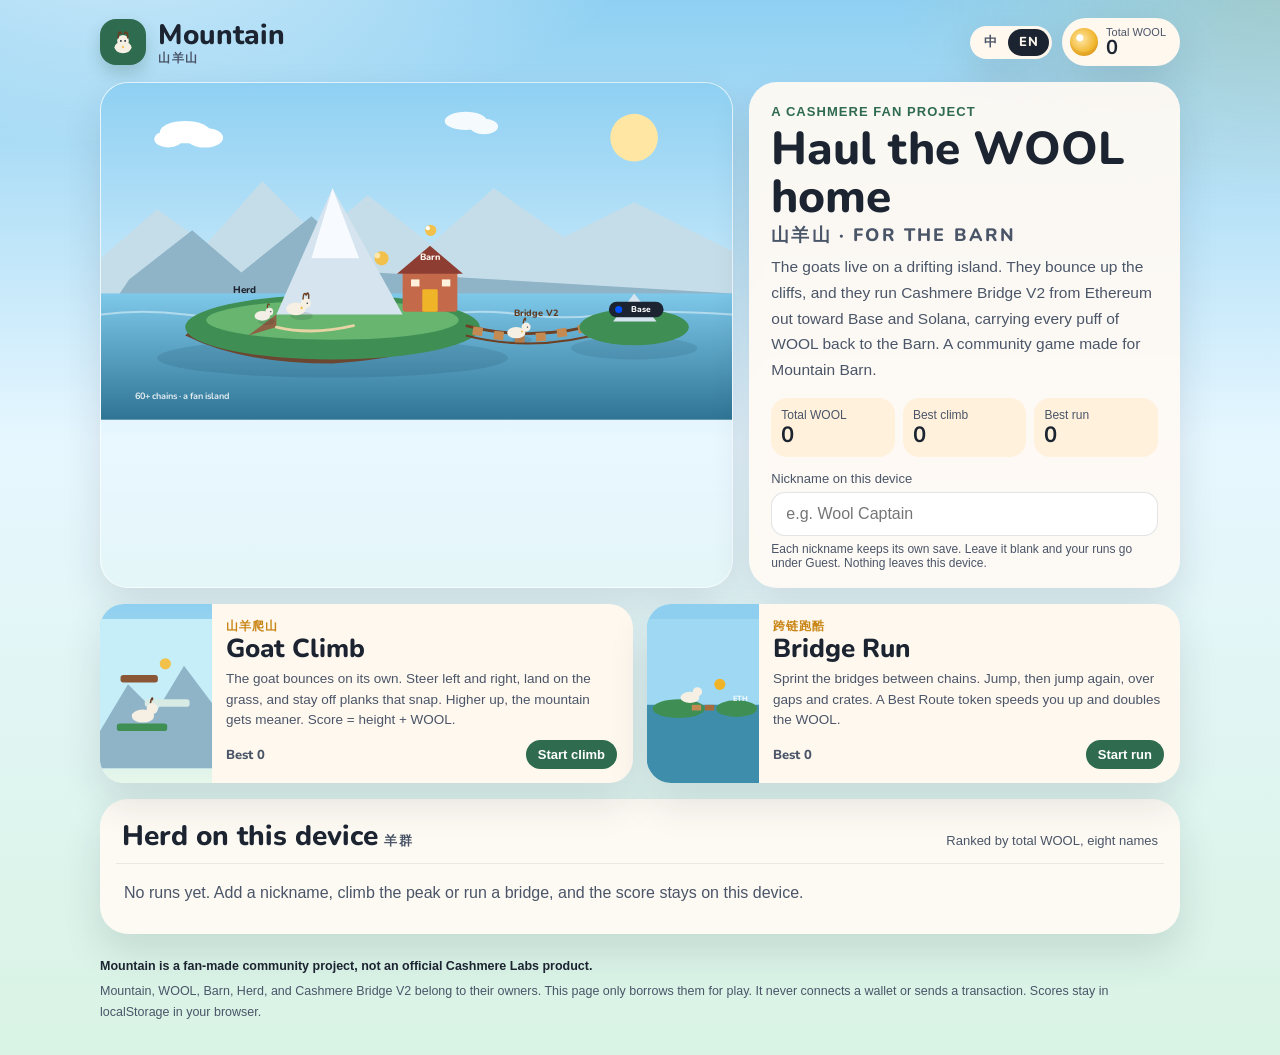
<file: index.html>
<!DOCTYPE html>
<html lang="zh-CN">
<head>
  <meta charset="UTF-8" />
  <meta name="viewport" content="width=device-width, initial-scale=1" />
  <title>山羊山 Mountain · Cashmere 同人小游戏</title>
  <meta name="description" data-i18n="metaHome" content="山羊山是 Cashmere Labs Mountain 的粉丝同人小游戏。爬山收集 WOOL，或沿着 Cashmere Bridge V2 的桥跑过一座座链岛。" />
  <link rel="icon" href="favicon.svg" type="image/svg+xml" />
  <link rel="preconnect" href="https://fonts.googleapis.com" />
  <link rel="preconnect" href="https://fonts.gstatic.com" crossorigin />
  <link href="https://fonts.googleapis.com/css2?family=Nunito:wght@700;800&family=ZCOOL+KuaiLe&display=swap" rel="stylesheet" />
  <link rel="stylesheet" href="css/style.css" />
</head>
<body data-i18n-doc="docHome">
  <div class="page">
    <div class="wrap">
      <header class="topbar">
        <a class="brand" href="index.html">
          <span class="brand-mark" aria-hidden="true">
            <svg viewBox="0 0 64 64">
              <ellipse cx="32" cy="42" rx="16" ry="11" fill="#f6f0e4"/>
              <circle cx="32" cy="30" r="11" fill="#f6f0e4"/>
              <path d="M23 24c-1-9 4-14 6-8" stroke="#6b3e22" stroke-width="3" fill="none" stroke-linecap="round"/>
              <path d="M41 24c1-9-4-14-6-8" stroke="#6b3e22" stroke-width="3" fill="none" stroke-linecap="round"/>
              <circle cx="28" cy="30" r="1.7" fill="#1b2430"/>
              <circle cx="36" cy="30" r="1.7" fill="#1b2430"/>
              <path d="M32 38l2.2 5h-4.4z" fill="#f0b429"/>
            </svg>
          </span>
          <h1><span data-i18n="brand">山羊山</span><span class="brand-sub" data-i18n="brandSub">MOUNTAIN</span></h1>
        </a>
        <div class="top-tools">
          <div class="lang-switch" role="group" data-i18n-aria="langLabel" aria-label="语言">
            <button type="button" data-lang="zh" aria-pressed="true">中</button>
            <button type="button" data-lang="en" aria-pressed="false">EN</button>
          </div>
          <div class="wool-pill" data-i18n-title="woolPillTitle" title="当前昵称累计的 WOOL">
            <span class="wool-dot" aria-hidden="true"></span>
            <div>
              <small data-i18n="woolPill">总 WOOL</small>
              <strong id="wool-total">0</strong>
            </div>
          </div>
        </div>
      </header>

      <main>
        <section class="hero">
          <div class="scene-card">
            <svg viewBox="0 0 900 480" role="img" data-i18n-aria="sceneAria" aria-label="漂在海上的山羊山，Barn 在山坡上，一座桥通向旁边的链岛">
              <defs>
                <linearGradient id="sky" x1="0" y1="0" x2="0" y2="1">
                  <stop offset="0" stop-color="#8fd0f2"/>
                  <stop offset="1" stop-color="#e7f7ff"/>
                </linearGradient>
                <linearGradient id="sea" x1="0" y1="0" x2="0" y2="1">
                  <stop offset="0" stop-color="#7ec8ea"/>
                  <stop offset="1" stop-color="#2f7494"/>
                </linearGradient>
              </defs>
              <rect width="900" height="480" fill="url(#sky)"/>
              <circle cx="760" cy="78" r="34" fill="#ffe7a3"/>
              <g class="drift" fill="#fff">
                <ellipse cx="120" cy="70" rx="36" ry="16"/>
                <ellipse cx="148" cy="78" rx="26" ry="14"/>
                <ellipse cx="96" cy="80" rx="20" ry="12"/>
              </g>
              <g class="drift drift-b" fill="#fff" opacity="0.9">
                <ellipse cx="520" cy="54" rx="30" ry="13"/>
                <ellipse cx="546" cy="62" rx="20" ry="11"/>
              </g>
              <path d="M0 250 L80 180 L150 230 L230 140 L310 220 L380 160 L470 230 L560 150 L660 220 L760 170 L900 240 L900 320 L0 320 Z" fill="#c5dde8"/>
              <path d="M40 280 L130 210 L200 270 L300 190 L390 270 L900 300 L900 340 L0 340 Z" fill="#8fb4c8"/>
              <rect y="300" width="900" height="180" fill="url(#sea)"/>
              <path d="M0 330 Q 60 322 120 330 T 240 330 T 360 330 T 480 330 T 600 330 T 720 330 T 900 330" fill="none" stroke="rgba(255,255,255,0.45)" stroke-width="3"/>
              <ellipse cx="330" cy="392" rx="250" ry="28" fill="rgba(20,60,80,0.15)"/>
              <ellipse cx="760" cy="378" rx="90" ry="16" fill="rgba(20,60,80,0.13)"/>
              <path d="M120 360 Q 180 300 250 340 Q 300 250 360 330 Q 430 300 520 350 Q 470 390 330 400 Q 200 400 120 360 Z" fill="#6b4630"/>
              <ellipse cx="330" cy="348" rx="210" ry="46" fill="#3f8f55"/>
              <ellipse cx="330" cy="338" rx="180" ry="28" fill="#67b56f"/>
              <path d="M250 330 L330 150 L430 330 Z" fill="#d5e4ee"/>
              <path d="M300 250 L330 150 L368 250 Z" fill="#f7fbff"/>
              <path d="M250 330 L210 360 L250 348 Z" fill="#8d6244"/>
              <g>
                <rect x="430" y="268" width="78" height="58" rx="4" fill="#c46a4a"/>
                <path d="M422 272 L469 232 L516 272 Z" fill="#8d3d32"/>
                <rect x="458" y="294" width="22" height="32" rx="2" fill="#f0b429"/>
                <rect x="442" y="280" width="12" height="10" fill="#fff1dc"/>
                <rect x="486" y="280" width="12" height="10" fill="#fff1dc"/>
                <text x="469" y="252" text-anchor="middle" font-size="13" font-family="Nunito, sans-serif" fill="#fff8ef" font-weight="800">Barn</text>
              </g>
              <path d="M250 348 Q 300 360 360 346" fill="none" stroke="#e7d3a4" stroke-width="4" stroke-linecap="round"/>
              <text x="188" y="300" font-size="14" font-family="Nunito, sans-serif" fill="#1b2430" font-weight="800">Herd</text>
              <g class="bob">
                <ellipse cx="286" cy="332" rx="16" ry="6" fill="rgba(27,36,48,0.12)"/>
                <ellipse cx="278" cy="322" rx="14" ry="9" fill="#f6f0e4"/>
                <circle cx="292" cy="314" r="7" fill="#f6f0e4"/>
                <path d="M288 308c0-8 3-10 4-6" stroke="#6b3e22" stroke-width="2" fill="none" stroke-linecap="round"/>
                <path d="M296 307c1-8-2-10-3-5" stroke="#6b3e22" stroke-width="2" fill="none" stroke-linecap="round"/>
                <circle cx="294" cy="314" r="1" fill="#1b2430"/>
                <path d="M286 318 l2 4 h-4 z" fill="#f0b429"/>
              </g>
              <g class="bob bob-delay">
                <ellipse cx="236" cy="340" rx="12" ry="5" fill="rgba(27,36,48,0.12)"/>
                <ellipse cx="230" cy="332" rx="11" ry="7" fill="#f4efe6"/>
                <circle cx="240" cy="326" r="5.5" fill="#f4efe6"/>
                <path d="M237 321c0-6 2-8 3-4" stroke="#6b3e22" stroke-width="1.6" fill="none"/>
                <circle cx="242" cy="326" r="0.9" fill="#1b2430"/>
              </g>
              <g>
                <path d="M520 346 Q 620 372 730 338" fill="none" stroke="#6e4124" stroke-width="4"/>
                <path d="M520 360 Q 620 386 730 352" fill="none" stroke="#6e4124" stroke-width="3"/>
                <g fill="#c48a52">
                  <rect x="530" y="348" width="14" height="12" transform="rotate(8 537 354)"/>
                  <rect x="560" y="354" width="14" height="12" transform="rotate(6 567 360)"/>
                  <rect x="590" y="358" width="14" height="12"/>
                  <rect x="620" y="356" width="14" height="12" transform="rotate(-4 627 362)"/>
                  <rect x="650" y="350" width="14" height="12" transform="rotate(-8 657 356)"/>
                  <rect x="680" y="344" width="14" height="12" transform="rotate(-10 687 350)"/>
                  <rect x="708" y="338" width="14" height="12" transform="rotate(-12 715 344)"/>
                </g>
                <text x="620" y="332" text-anchor="middle" font-size="13" font-family="Nunito, sans-serif" fill="#5c3a22" font-weight="800">Bridge V2</text>
              </g>
              <g class="bob">
                <ellipse cx="600" cy="366" rx="14" ry="5" fill="rgba(27,36,48,0.12)"/>
                <ellipse cx="592" cy="356" rx="13" ry="8" fill="#f6f0e4"/>
                <circle cx="606" cy="348" r="6.5" fill="#f6f0e4"/>
                <path d="M602 342c1-7 4-9 3-4" stroke="#6b3e22" stroke-width="2" fill="none" stroke-linecap="round"/>
                <circle cx="608" cy="348" r="1" fill="#1b2430"/>
                <path d="M600 352 l2 3.4 h-3.6 z" fill="#f0b429"/>
              </g>
              <ellipse cx="760" cy="348" rx="78" ry="26" fill="#3f8f55"/>
              <path d="M730 340 L760 300 L792 340 Z" fill="#d5e4ee"/>
              <rect x="724" y="312" width="78" height="22" rx="11" fill="#1b2430"/>
              <circle cx="738" cy="323" r="5" fill="#0052ff"/>
              <text x="770" y="327" text-anchor="middle" font-size="12" font-family="Nunito, sans-serif" fill="#fff" font-weight="800">Base</text>
              <g class="bob bob-delay">
                <circle cx="400" cy="250" r="10" fill="#f2c14b"/>
                <circle cx="394" cy="246" r="4" fill="#ffe7a8"/>
              </g>
              <g class="bob">
                <circle cx="470" cy="210" r="8" fill="#f2c14b"/>
                <circle cx="466" cy="207" r="3" fill="#fff"/>
              </g>
              <text x="48" y="450" font-size="13" font-family="Nunito, sans-serif" fill="rgba(255,255,255,0.85)" font-weight="700" data-i18n="sceneCaption">60+ chains · 同人小岛</text>
            </svg>
          </div>
          <div class="hero-copy">
            <p class="eyebrow" data-i18n="eyebrow">CASHMERE 社区同人</p>
            <h2><span data-i18n="heroTitle">把 WOOL 驮回山庄</span><em data-i18n="heroEm">A FAN GAME FOR MOUNTAIN</em></h2>
            <p class="lede" data-i18n="lede">山羊住在一座漂着的小岛上。它们顺着山壁往上弹，也沿着 Cashmere Bridge V2 的桥，从 Ethereum 跑到 Base、Solana，再把捡到的 WOOL 送回 Barn。这是做给 Mountain Barn 的社区小游戏。</p>
            <div class="stats">
              <div class="stat-card"><span data-i18n="statWool">总 WOOL</span><strong id="wool-total-card">0</strong></div>
              <div class="stat-card"><span data-i18n="statClimb">爬山最高</span><strong id="best-climb">0</strong></div>
              <div class="stat-card"><span data-i18n="statRun">跑酷最高</span><strong id="best-bridge">0</strong></div>
            </div>
            <div class="nick-row">
              <label for="nick" data-i18n="nickLabel">本机昵称</label>
              <input id="nick" maxlength="12" autocomplete="nickname" data-i18n-placeholder="nickPlaceholder" placeholder="例如：羊毛队长" />
              <p data-i18n="nickHint">换一个昵称就会换一份存档。不填的话，成绩记在「游客」名下。只存在这台设备里。</p>
            </div>
          </div>
        </section>

        <section class="games" data-i18n-aria="gamesLabel" aria-label="两个小游戏">
          <a class="game-card" href="climb.html">
            <div class="card-art art-climb" aria-hidden="true">
              <svg viewBox="0 0 120 160">
                <rect width="120" height="160" fill="#c5eef8"/>
                <path d="M0 120 L30 70 L60 100 L90 50 L120 90 L120 160 L0 160 Z" fill="#8fb4c8"/>
                <rect x="18" y="112" width="54" height="8" rx="3" fill="#3f8f55"/>
                <rect x="48" y="86" width="48" height="8" rx="3" fill="#d7ebe4"/>
                <rect x="22" y="60" width="40" height="8" rx="3" fill="#8a5636"/>
                <ellipse cx="46" cy="104" rx="12" ry="7" fill="#f6f0e4"/>
                <circle cx="56" cy="96" r="6" fill="#f6f0e4"/>
                <path d="M54 90c1-6 3-7 2-3" stroke="#6b3e22" stroke-width="1.6" fill="none"/>
                <circle cx="70" cy="48" r="6" fill="#f2c14b"/>
              </svg>
            </div>
            <div class="game-card-body">
              <span class="en" data-i18n="climbEyebrow">GOAT CLIMB</span>
              <strong data-i18n="climbName">山羊爬山</strong>
              <p data-i18n="climbBlurb">山羊会自己往上弹。左右挪一挪，踩住草坡，别踩会裂开的木板。越高越难。得分 = 高度 + WOOL。</p>
              <span class="card-foot"><em class="best" id="card-climb-best">最高 0</em><span class="play-pill" data-i18n="startClimb">开始爬</span></span>
            </div>
          </a>
          <a class="game-card" href="bridge.html">
            <div class="card-art art-bridge" aria-hidden="true">
              <svg viewBox="0 0 120 160">
                <rect width="120" height="92" fill="#9fd8f2"/>
                <rect y="92" width="120" height="68" fill="#3e8eab"/>
                <ellipse cx="34" cy="96" rx="28" ry="10" fill="#3f8f55"/>
                <ellipse cx="96" cy="96" rx="22" ry="9" fill="#3f8f55"/>
                <rect x="48" y="92" width="10" height="6" fill="#c48a52"/>
                <rect x="62" y="92" width="10" height="6" fill="#a86b3c"/>
                <ellipse cx="46" cy="84" rx="10" ry="6" fill="#f6f0e4"/>
                <circle cx="54" cy="78" r="5" fill="#f6f0e4"/>
                <circle cx="78" cy="70" r="6" fill="#f0b429"/>
                <text x="92" y="88" font-size="8" font-family="Nunito, sans-serif" fill="#fff" font-weight="700">ETH</text>
              </svg>
            </div>
            <div class="game-card-body">
              <span class="en" data-i18n="bridgeEyebrow">BRIDGE RUN</span>
              <strong data-i18n="bridgeName">Bridge 跑酷</strong>
              <p data-i18n="bridgeBlurb">沿着跨链桥往前跑。跳跃、二段跳，越过海沟和木箱。偶尔能捡到「最佳路线」，加速并让 WOOL 翻倍。</p>
              <span class="card-foot"><em class="best" id="card-bridge-best">最高 0</em><span class="play-pill" data-i18n="startRun">开始跑</span></span>
            </div>
          </a>
        </section>

        <section class="board-section" aria-labelledby="herd-title">
          <div class="board-head">
            <h3 id="herd-title"><span data-i18n="herdTitle">本机羊群</span><span class="herd-en" data-i18n="herdEn">HERD</span></h3>
            <p data-i18n="herdHint">按总 WOOL 排序，最多八位</p>
          </div>
          <ol class="board-list" id="board"></ol>
        </section>
      </main>

      <footer class="site-footer">
        <strong data-i18n="footerLead">山羊山是粉丝制作的社区同人项目，不是 Cashmere Labs 的官方产品。</strong>
        <span data-i18n="footerBody">Mountain、WOOL、Barn、Herd 和 Cashmere Bridge V2 这些名字属于各自的权利人，这里只拿来做玩法上的致敬。页面不会连接钱包，也不会发起任何链上交易或跨链兑换。成绩都写在你浏览器的 localStorage 里。</span>
      </footer>
    </div>
  </div>
  <script src="js/store.js"></script>
  <script src="js/i18n.js"></script>
  <script src="js/home.js"></script>
</body>
</html>
</file>
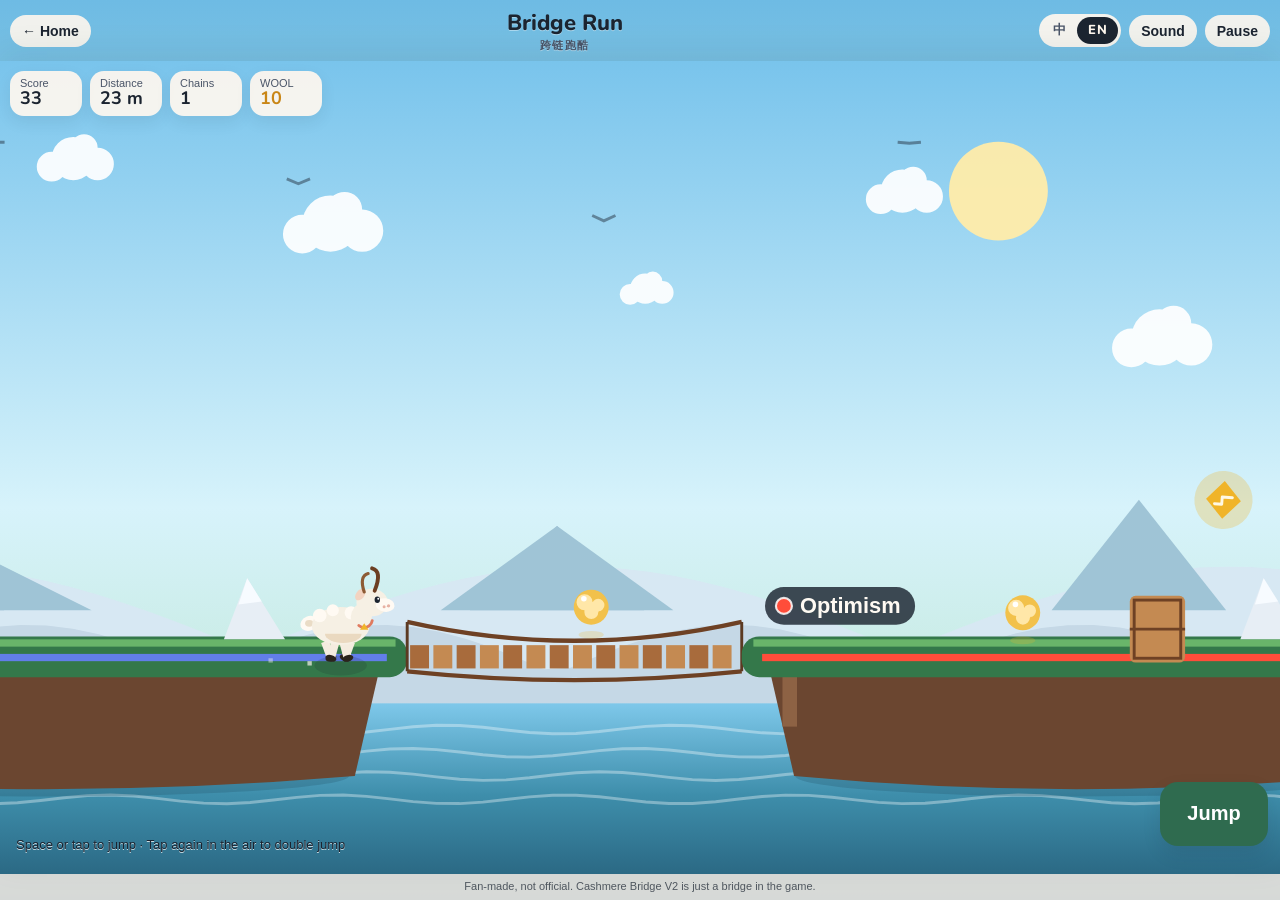
<file: bridge.html>
<!DOCTYPE html>
<html lang="zh-CN">
<head>
  <meta charset="UTF-8" />
  <meta name="viewport" content="width=device-width, initial-scale=1, viewport-fit=cover" />
  <title>Bridge 跑酷 Bridge Run · 山羊山</title>
  <link rel="icon" href="favicon.svg" type="image/svg+xml" />
  <link rel="preconnect" href="https://fonts.googleapis.com" />
  <link rel="preconnect" href="https://fonts.gstatic.com" crossorigin />
  <link href="https://fonts.googleapis.com/css2?family=Nunito:wght@700;800&family=ZCOOL+KuaiLe&display=swap" rel="stylesheet" />
  <link rel="stylesheet" href="css/style.css" />
</head>
<body class="is-play is-bridge" data-i18n-doc="docBridge">
  <div class="play">
    <div class="play-bg" aria-hidden="true"></div>
    <div class="cabinet">
      <header class="cabinet-bar">
        <a class="back-link" href="index.html" data-i18n="backHome">← 山庄</a>
        <h1><span data-i18n="bridgeName">Bridge 跑酷</span><small data-i18n="bridgeSmall">BRIDGE RUN</small></h1>
        <div class="lang-switch" role="group" data-i18n-aria="langLabel" aria-label="语言">
          <button type="button" data-lang="zh">中</button>
          <button type="button" data-lang="en">EN</button>
        </div>
        <button type="button" id="btn-sound" class="text-btn">音效开</button>
        <button type="button" id="btn-pause" class="text-btn" data-i18n="pause">暂停</button>
      </header>
      <div class="stage" id="stage">
        <canvas id="game" width="960" height="540"></canvas>
        <div class="hud">
          <div class="chip"><em data-i18n="hudScore">得分</em><strong id="hud-score">0</strong></div>
          <div class="chip"><em data-i18n="hudDistance">距离</em><strong id="hud-mid">0 m</strong></div>
          <div class="chip"><em data-i18n="hudChains">跨链</em><strong id="hud-chains">0</strong></div>
          <div class="chip chip-wool"><em>WOOL</em><strong id="hud-wool">0</strong></div>
        </div>
        <div id="boost" class="boost hidden"><span data-i18n="bestRouteBanner">最佳路线 · Best Route</span><i id="boost-bar"></i></div>
        <p class="how" id="how" data-i18n="bridgeHint">空格 / 点击跳跃 · 空中再按一次二段跳</p>
        <div class="pad">
          <button type="button" id="btn-jump" data-i18n="jump" data-i18n-aria="jump" aria-label="跳跃">跳</button>
        </div>
        <div class="veil hidden" id="veil">
          <div class="dialog" role="dialog" aria-modal="true" aria-labelledby="dlg-title">
            <p class="dialog-kicker" id="dlg-kicker">暂停</p>
            <h2 id="dlg-title">桥还在</h2>
            <p class="dialog-score" id="dlg-score">0</p>
            <p class="dialog-sub" id="dlg-sub"></p>
            <div class="dialog-actions">
              <button type="button" id="btn-resume" data-i18n="resume">继续</button>
              <button type="button" id="btn-retry">重新开始</button>
              <a id="btn-share" class="btn-share hidden" data-i18n="shareX" target="_blank" rel="noopener noreferrer" href="https://x.com/intent/post">分享到 X</a>
              <a class="btn-ghost" href="index.html" data-i18n="backBarn">回到山庄</a>
            </div>
            <p class="dialog-note" data-i18n="fanNote">同人小游戏，非 Cashmere Labs 官方。</p>
          </div>
        </div>
      </div>
      <p class="play-foot" data-i18n="bridgeFoot">粉丝同人作品，非官方。Cashmere Bridge V2 只是玩法里的一座桥。</p>
    </div>
  </div>
  <script src="js/store.js"></script>
  <script src="js/i18n.js"></script>
  <script src="js/sfx.js"></script>
  <script src="js/draw.js"></script>
  <script src="js/ui.js"></script>
  <script src="js/bridge.js"></script>
</body>
</html>
</file>
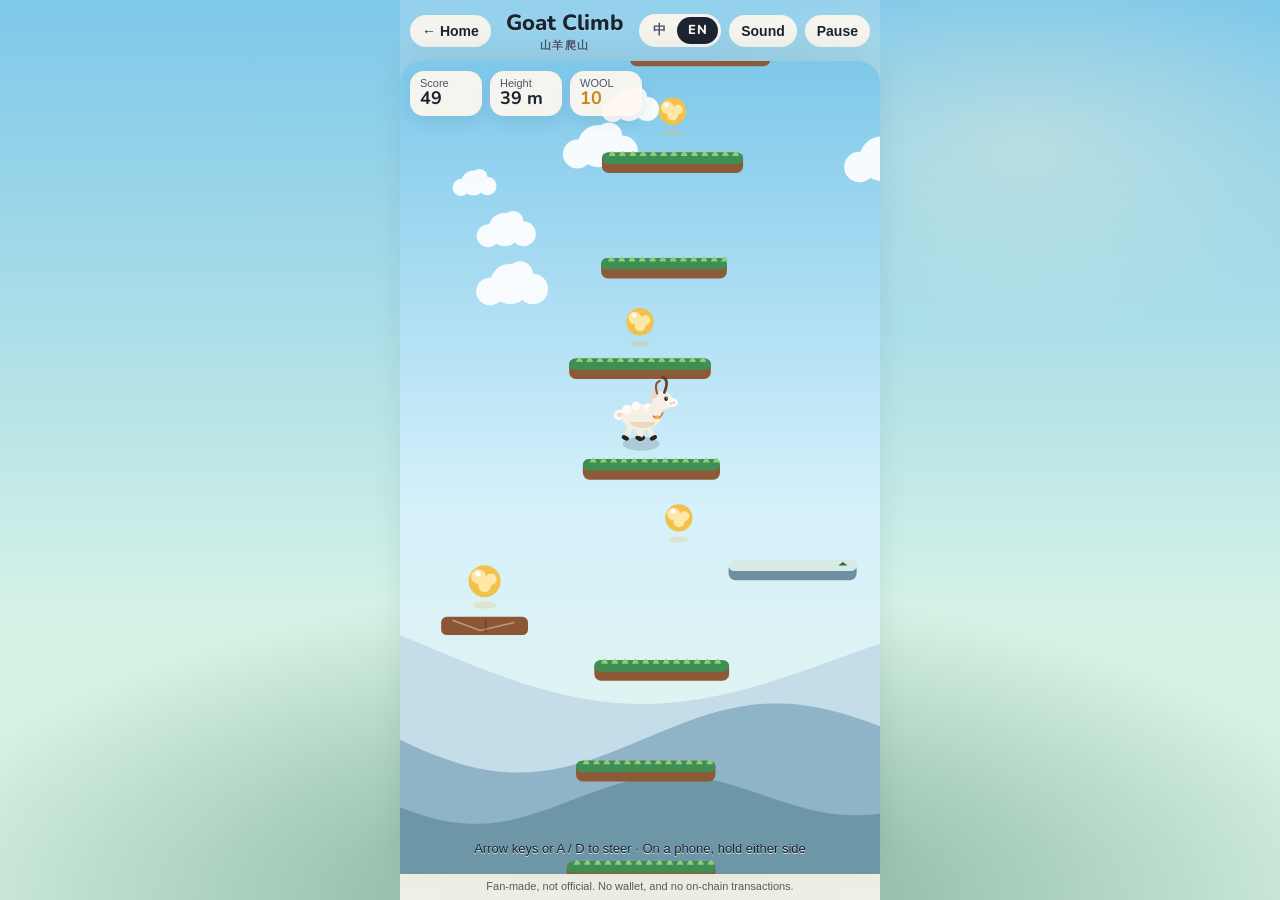
<file: climb.html>
<!DOCTYPE html>
<html lang="zh-CN">
<head>
  <meta charset="UTF-8" />
  <meta name="viewport" content="width=device-width, initial-scale=1, viewport-fit=cover" />
  <title>山羊爬山 Goat Climb · 山羊山</title>
  <link rel="icon" href="favicon.svg" type="image/svg+xml" />
  <link rel="preconnect" href="https://fonts.googleapis.com" />
  <link rel="preconnect" href="https://fonts.gstatic.com" crossorigin />
  <link href="https://fonts.googleapis.com/css2?family=Nunito:wght@700;800&family=ZCOOL+KuaiLe&display=swap" rel="stylesheet" />
  <link rel="stylesheet" href="css/style.css" />
</head>
<body class="is-play is-climb" data-i18n-doc="docClimb">
  <div class="play">
    <div class="play-bg" aria-hidden="true"></div>
    <div class="cabinet">
      <header class="cabinet-bar">
        <a class="back-link" href="index.html" data-i18n="backHome">← 山庄</a>
        <h1><span data-i18n="climbName">山羊爬山</span><small data-i18n="climbSmall">GOAT CLIMB</small></h1>
        <div class="lang-switch" role="group" data-i18n-aria="langLabel" aria-label="语言">
          <button type="button" data-lang="zh">中</button>
          <button type="button" data-lang="en">EN</button>
        </div>
        <button type="button" id="btn-sound" class="text-btn">音效开</button>
        <button type="button" id="btn-pause" class="text-btn" data-i18n="pause">暂停</button>
      </header>
      <div class="stage" id="stage">
        <canvas id="game" width="480" height="720"></canvas>
        <div class="hud">
          <div class="chip"><em data-i18n="hudScore">得分</em><strong id="hud-score">0</strong></div>
          <div class="chip"><em data-i18n="hudHeight">高度</em><strong id="hud-mid">0 m</strong></div>
          <div class="chip chip-wool"><em>WOOL</em><strong id="hud-wool">0</strong></div>
        </div>
        <p class="how" id="how" data-i18n="climbHint">方向键或 A / D 移动 · 手机按住屏幕左右</p>
        <div class="pad" id="pad">
          <button type="button" id="btn-left" data-i18n="left" data-i18n-aria="left" aria-label="向左">左</button>
          <button type="button" id="btn-right" data-i18n="right" data-i18n-aria="right" aria-label="向右">右</button>
        </div>
        <div class="veil hidden" id="veil">
          <div class="dialog" role="dialog" aria-modal="true" aria-labelledby="dlg-title">
            <p class="dialog-kicker" id="dlg-kicker">暂停</p>
            <h2 id="dlg-title">山羊在等你</h2>
            <p class="dialog-score" id="dlg-score">0</p>
            <p class="dialog-sub" id="dlg-sub"></p>
            <div class="dialog-actions">
              <button type="button" id="btn-resume" data-i18n="resume">继续</button>
              <button type="button" id="btn-retry">重新开始</button>
              <a id="btn-share" class="btn-share hidden" data-i18n="shareX" target="_blank" rel="noopener noreferrer" href="https://x.com/intent/post">分享到 X</a>
              <a class="btn-ghost" href="index.html" data-i18n="backBarn">回到山庄</a>
            </div>
            <p class="dialog-note" data-i18n="fanNote">同人小游戏，非 Cashmere Labs 官方。</p>
          </div>
        </div>
      </div>
      <p class="play-foot" data-i18n="climbFoot">粉丝同人作品，非官方。不连接钱包，也不发起链上交易。</p>
    </div>
  </div>
  <script src="js/store.js"></script>
  <script src="js/i18n.js"></script>
  <script src="js/sfx.js"></script>
  <script src="js/draw.js"></script>
  <script src="js/ui.js"></script>
  <script src="js/climb.js"></script>
</body>
</html>
</file>
<file: css/style.css>
:root {
  --ink: #1b2430;
  --ink-soft: #4a5568;
  --cream: #fff8ef;
  --cream-2: #fff1dc;
  --paper: rgba(255, 250, 244, 0.94);
  --line: rgba(27, 36, 48, 0.08);
  --wool: #f0b429;
  --wool-deep: #c98616;
  --pine: #2f6b4f;
  --pine-deep: #1d4634;
  --moss: #6fbf73;
  --sky: #8fd0f2;
  --sky-deep: #5eb0dc;
  --sea: #3e8eab;
  --wood: #8d5a32;
  --coral: #e07a5f;
  --shadow: 0 18px 40px rgba(27, 36, 48, 0.12);
  --sans: "PingFang SC", "Hiragino Sans GB", "Microsoft YaHei", "Noto Sans SC", "WenQuanYi Micro Hei", "Droid Sans Fallback", sans-serif;
  --display: "ZCOOL KuaiLe", "PingFang SC", "Microsoft YaHei", "WenQuanYi Micro Hei", cursive;
  --num: Nunito, "PingFang SC", "WenQuanYi Micro Hei", sans-serif;
  color-scheme: light;
}

* { box-sizing: border-box; }
html, body { margin: 0; padding: 0; }
body {
  font-family: var(--sans);
  color: var(--ink);
  background: #d7f1fb;
  min-height: 100dvh;
}
button, input, a { font-family: inherit; }
button { cursor: pointer; }
a { color: inherit; }
.hidden { display: none !important; }

.page {
  min-height: 100dvh;
  background:
    radial-gradient(900px 420px at 10% -10%, rgba(255, 255, 255, 0.7), transparent 60%),
    radial-gradient(700px 380px at 100% 0%, rgba(240, 180, 41, 0.18), transparent 55%),
    linear-gradient(180deg, #8fd0f2 0%, #e7f7ff 42%, #d9f3e4 100%);
}

.wrap {
  width: min(1080px, calc(100% - 28px));
  margin: 0 auto;
}

html[lang="en"] {
  --display: Nunito, "PingFang SC", "WenQuanYi Micro Hei", sans-serif;
}
html[lang="en"] .brand h1,
html[lang="en"] .hero-copy h2,
html[lang="en"] .game-card-body strong,
html[lang="en"] .board-head h3,
html[lang="en"] .cabinet-bar h1,
html[lang="en"] .dialog h2 {
  font-weight: 800;
}

.topbar {
  display: flex;
  align-items: center;
  justify-content: space-between;
  gap: 16px;
  padding: 18px 0 8px;
}
.top-tools {
  display: flex;
  align-items: center;
  gap: 10px;
}
.lang-switch {
  display: inline-flex;
  align-items: center;
  padding: 3px;
  border-radius: 999px;
  background: #fff8ef;
  box-shadow: var(--shadow);
}
.lang-switch button {
  border: 0;
  background: transparent;
  color: var(--ink-soft);
  font-family: var(--num);
  font-weight: 800;
  font-size: 13px;
  letter-spacing: 0.04em;
  border-radius: 999px;
  padding: 7px 11px;
  line-height: 1;
}
.lang-switch button.is-active {
  background: var(--ink);
  color: #fff8ef;
}
.cabinet-bar .lang-switch {
  box-shadow: none;
  background: rgba(255, 248, 239, 0.92);
  flex: 0 0 auto;
}
.brand {
  display: flex;
  align-items: center;
  gap: 12px;
  text-decoration: none;
}
.brand-mark {
  width: 46px;
  height: 46px;
  border-radius: 16px;
  background: var(--pine);
  display: grid;
  place-items: center;
  box-shadow: 0 8px 16px rgba(29, 70, 52, 0.2);
}
.brand-mark svg { width: 34px; height: 34px; }
.brand h1 {
  font-family: var(--display);
  font-size: 28px;
  line-height: 1;
  margin: 0;
  font-weight: 400;
}
.brand h1 .brand-sub {
  display: block;
  margin-top: 3px;
  font-family: var(--num);
  font-size: 12px;
  letter-spacing: 0.14em;
  color: var(--ink-soft);
  font-weight: 800;
}
.wool-pill {
  display: flex;
  align-items: center;
  gap: 8px;
  background: var(--cream);
  border-radius: 999px;
  padding: 8px 14px 8px 8px;
  box-shadow: var(--shadow);
}
.wool-dot {
  width: 28px;
  height: 28px;
  border-radius: 50%;
  background:
    radial-gradient(circle at 35% 35%, #fff 0 3px, transparent 4px),
    radial-gradient(circle at 40% 40%, #ffe7a8, #f0b429 62%, #d8922a);
  box-shadow: inset 0 -4px 0 rgba(180, 110, 20, 0.18);
}
.wool-pill small { display: block; color: var(--ink-soft); font-size: 11px; }
.wool-pill strong {
  font-family: var(--num);
  font-size: 20px;
  line-height: 1;
}

.hero {
  display: grid;
  gap: 16px;
  margin-top: 8px;
}
.scene-card {
  background: linear-gradient(180deg, rgba(255,255,255,0.28), rgba(255,255,255,0.05));
  border: 1px solid rgba(255,255,255,0.6);
  border-radius: 28px;
  overflow: hidden;
  box-shadow: var(--shadow);
  min-height: 280px;
}
.scene-card svg { display: block; width: 100%; height: auto; }
.bob { transform-box: fill-box; transform-origin: center; animation: bob 2.6s ease-in-out infinite; }
.bob-delay { animation-delay: -1.1s; }
.drift { animation: drift 18s linear infinite; }
.drift-b { animation-duration: 26s; animation-direction: reverse; }
@keyframes bob {
  0%, 100% { transform: translateY(0); }
  50% { transform: translateY(-7px); }
}
@keyframes drift {
  from { transform: translateX(0); }
  to { transform: translateX(80px); }
}

.hero-copy {
  background: var(--paper);
  border-radius: 28px;
  padding: 22px 22px 18px;
  box-shadow: var(--shadow);
  display: flex;
  flex-direction: column;
  justify-content: center;
}
.eyebrow {
  margin: 0 0 6px;
  color: var(--pine);
  font-weight: 700;
  letter-spacing: 0.08em;
  font-size: 13px;
}
.hero-copy h2 {
  font-family: var(--display);
  font-size: 40px;
  line-height: 1.05;
  margin: 0 0 10px;
  font-weight: 400;
}
.hero-copy h2 em {
  font-style: normal;
  font-family: var(--num);
  font-weight: 800;
  font-size: 18px;
  letter-spacing: 0.12em;
  color: var(--ink-soft);
  display: block;
  margin-top: 4px;
}
.lede {
  margin: 0;
  color: var(--ink-soft);
  line-height: 1.65;
  font-size: 15.5px;
}
.stats {
  display: grid;
  grid-template-columns: repeat(3, 1fr);
  gap: 8px;
  margin-top: 16px;
}
.stat-card {
  background: var(--cream-2);
  border-radius: 16px;
  padding: 10px 10px 8px;
}
.stat-card span { display: block; color: var(--ink-soft); font-size: 12px; }
.stat-card strong {
  font-family: var(--num);
  font-size: 22px;
  line-height: 1.2;
}
.nick-row { margin-top: 14px; }
.nick-row label { display: block; font-size: 13px; margin-bottom: 6px; color: var(--ink-soft); }
.nick-row input {
  width: 100%;
  border: 1.5px solid rgba(27, 36, 48, 0.12);
  background: #fff;
  border-radius: 14px;
  padding: 12px 14px;
  font-size: 16px;
  color: var(--ink);
  outline: none;
}
.nick-row input:focus { border-color: var(--pine); }
.nick-row p { margin: 6px 0 0; font-size: 12px; color: var(--ink-soft); }

.games {
  display: grid;
  gap: 14px;
  margin-top: 16px;
}
.game-card {
  display: grid;
  grid-template-columns: 112px 1fr;
  gap: 0;
  text-decoration: none;
  background: var(--cream);
  border-radius: 24px;
  overflow: hidden;
  box-shadow: var(--shadow);
  min-height: 148px;
  transition: transform 0.18s ease;
}
.game-card:hover { transform: translateY(-3px); }
.game-card:focus-visible, button:focus-visible, a:focus-visible {
  outline: 3px solid var(--wool);
  outline-offset: 2px;
}
.card-art { position: relative; overflow: hidden; }
.art-climb {
  background: linear-gradient(#8ecff0, #e7f7ea);
}
.art-bridge {
  background: linear-gradient(#8ecff0 0 46%, #3e8eab 46% 100%);
}
.card-art svg { width: 100%; height: 100%; display: block; }
.game-card-body { padding: 14px 16px 14px 14px; display: flex; flex-direction: column; }
.game-card-body .en {
  font-family: var(--num);
  font-weight: 800;
  font-size: 12px;
  letter-spacing: 0.08em;
  color: var(--wool-deep);
}
.game-card-body strong {
  font-family: var(--display);
  font-size: 26px;
  font-weight: 400;
  line-height: 1.1;
}
.game-card-body p {
  margin: 6px 0 10px;
  color: var(--ink-soft);
  font-size: 13.5px;
  line-height: 1.5;
}
.card-foot { margin-top: auto; display: flex; align-items: center; justify-content: space-between; gap: 8px; }
.best { font-family: var(--num); font-style: normal; font-weight: 800; font-size: 13px; color: var(--ink-soft); }
.play-pill {
  background: var(--pine);
  color: white;
  border-radius: 999px;
  padding: 7px 12px;
  font-size: 13px;
  font-weight: 700;
}

.board-section {
  margin-top: 16px;
  background: var(--paper);
  border-radius: 28px;
  padding: 18px 16px 10px;
  box-shadow: var(--shadow);
}
.board-head {
  display: flex;
  justify-content: space-between;
  gap: 12px;
  align-items: baseline;
  padding: 0 6px 8px;
}
.board-head h3 {
  font-family: var(--display);
  font-size: 28px;
  margin: 0;
  font-weight: 400;
}
.board-head h3 .herd-en {
  font-family: var(--num);
  font-size: 13px;
  letter-spacing: 0.12em;
  color: var(--ink-soft);
  margin-left: 6px;
}
.board-head p { margin: 0; color: var(--ink-soft); font-size: 13px; }
.board-list { list-style: none; margin: 0; padding: 0; }
.board-row, .board-list .empty {
  display: grid;
  grid-template-columns: 32px 1fr repeat(3, minmax(52px, 72px));
  gap: 6px;
  align-items: center;
  padding: 10px 8px;
  border-top: 1px solid var(--line);
}
.board-list .empty {
  display: block;
  color: var(--ink-soft);
  line-height: 1.6;
  padding: 16px 8px 18px;
}
.board-row.me { background: rgba(240, 180, 41, 0.16); border-radius: 14px; }
.rank {
  font-family: var(--num);
  font-weight: 800;
  color: var(--pine);
}
.who { font-weight: 700; overflow: hidden; text-overflow: ellipsis; white-space: nowrap; }
.stat { text-align: right; }
.stat b { display: block; font-family: var(--num); font-size: 15px; }
.stat small { color: var(--ink-soft); font-size: 11px; }

.site-footer {
  padding: 22px 0 32px;
  color: var(--ink-soft);
  font-size: 12.5px;
  line-height: 1.7;
}
.site-footer strong { color: var(--ink); display: block; margin-bottom: 4px; }

@media (min-width: 900px) {
  .hero { grid-template-columns: 1.25fr 0.85fr; align-items: stretch; }
  .games { grid-template-columns: 1fr 1fr; }
  .scene-card { min-height: 420px; }
  .hero-copy h2 { font-size: 46px; }
}

@media (max-width: 640px) {
  .topbar { flex-wrap: wrap; }
  .top-tools { margin-left: auto; }
  .brand h1 { font-size: 24px; }
  .hero-copy h2 { font-size: 34px; }
  .game-card { grid-template-columns: 92px 1fr; }
  .board-row {
    grid-template-columns: 26px 1fr repeat(3, minmax(44px, 60px));
    padding-left: 4px;
    padding-right: 4px;
  }
  .board-head { flex-direction: column; }
}

@media (prefers-reduced-motion: reduce) {
  .bob, .drift, .game-card { animation: none; transition: none; }
}

/* ---------- games ---------- */
body.is-play {
  position: fixed;
  inset: 0;
  overflow: hidden;
  background: #16324a;
  user-select: none;
  -webkit-user-select: none;
  touch-action: none;
}
.play {
  height: 100dvh;
  display: flex;
  justify-content: center;
  position: relative;
}
.play-bg {
  position: absolute;
  inset: 0;
  background:
    radial-gradient(120% 70% at 50% 100%, rgba(47, 107, 79, 0.55), transparent 50%),
    radial-gradient(40% 30% at 80% 16%, rgba(255, 244, 214, 0.35), transparent 70%),
    linear-gradient(180deg, #7ec8ea, #d7f3e6 70%);
}
body.is-bridge .play-bg {
  background:
    radial-gradient(80% 50% at 50% 100%, rgba(29, 78, 104, 0.45), transparent 60%),
    linear-gradient(180deg, #6ebbe4, #c6ead8 62%, #1d4e68);
}
.cabinet {
  position: relative;
  z-index: 1;
  width: min(480px, 100%);
  height: 100%;
  display: flex;
  flex-direction: column;
  min-height: 0;
  background: rgba(255, 248, 239, 0.16);
}
body.is-bridge .cabinet { width: 100%; background: transparent; }
.cabinet-bar {
  display: flex;
  align-items: center;
  gap: 8px;
  padding: max(8px, env(safe-area-inset-top)) 10px 8px;
  color: var(--ink);
}
.back-link, .text-btn {
  appearance: none;
  border: 0;
  background: rgba(255, 248, 239, 0.9);
  color: var(--ink);
  text-decoration: none;
  border-radius: 999px;
  padding: 8px 12px;
  font-size: 14px;
  font-weight: 700;
}
.cabinet-bar h1 {
  flex: 1;
  text-align: center;
  font-family: var(--display);
  font-size: 22px;
  margin: 0;
  font-weight: 400;
  text-shadow: 0 1px 0 rgba(255,255,255,0.4);
}
.cabinet-bar h1 small {
  display: block;
  font-family: var(--num);
  font-size: 11px;
  letter-spacing: 0.12em;
  color: var(--ink-soft);
}
@media (max-width: 720px) {
  .cabinet-bar { flex-wrap: wrap; }
  .cabinet-bar h1 {
    order: -1;
    flex: 1 1 100%;
    font-size: 20px;
  }
}
.stage {
  position: relative;
  flex: 1;
  min-height: 0;
  border-radius: 22px 22px 0 0;
  overflow: hidden;
  background: #9fd4ee;
  box-shadow: 0 -10px 30px rgba(27, 36, 48, 0.08);
}
body.is-bridge .stage { border-radius: 0; }
canvas { width: 100%; height: 100%; display: block; touch-action: none; }
.hud {
  position: absolute;
  top: 10px;
  left: 10px;
  right: 10px;
  display: flex;
  gap: 8px;
  pointer-events: none;
  z-index: 2;
}
.chip {
  background: rgba(255, 248, 239, 0.92);
  border-radius: 14px;
  padding: 6px 10px 7px;
  min-width: 72px;
  box-shadow: 0 6px 16px rgba(27, 36, 48, 0.08);
}
.chip em { display: block; font-style: normal; font-size: 11px; color: var(--ink-soft); }
.chip strong { font-family: var(--num); font-size: 18px; line-height: 1.1; }
.chip-wool strong { color: var(--wool-deep); }
.boost {
  position: absolute;
  top: 62px;
  left: 50%;
  transform: translateX(-50%);
  width: min(280px, calc(100% - 28px));
  background: rgba(27, 36, 48, 0.88);
  color: #fff8ef;
  border-radius: 999px;
  padding: 7px 12px 8px;
  z-index: 2;
  text-align: center;
  font-size: 13px;
}
.boost i {
  display: block;
  height: 4px;
  margin-top: 5px;
  border-radius: 99px;
  background: linear-gradient(90deg, #f0b429, #fff1b8);
  width: 100%;
}
.how {
  position: absolute;
  left: 12px;
  right: 12px;
  bottom: 108px;
  text-align: center;
  margin: 0;
  pointer-events: none;
  z-index: 2;
  color: var(--ink);
  font-size: 13px;
  text-shadow: 0 1px 0 rgba(255,255,255,0.75);
}
.play-foot {
  margin: 0;
  text-align: center;
  font-size: 11px;
  line-height: 1.4;
  padding: 5px 10px max(6px, env(safe-area-inset-bottom));
  color: rgba(27, 36, 48, 0.72);
  background: rgba(255, 248, 239, 0.82);
}
.pad {
  position: absolute;
  left: 12px;
  right: 12px;
  bottom: max(28px, env(safe-area-inset-bottom));
  display: flex;
  justify-content: space-between;
  pointer-events: none;
  z-index: 3;
}
.pad button {
  pointer-events: auto;
  width: 84px;
  height: 64px;
  border: 0;
  border-radius: 18px;
  background: rgba(255, 248, 239, 0.88);
  color: var(--ink);
  font-size: 20px;
  font-weight: 800;
  box-shadow: 0 8px 18px rgba(27, 36, 48, 0.12);
}
.pad button:active { transform: translateY(1px); background: #fff; }
#btn-jump {
  width: auto;
  min-width: 108px;
  padding: 0 18px;
  background: var(--pine);
  color: white;
  margin-left: auto;
}
.veil {
  position: absolute;
  inset: 0;
  background: rgba(18, 28, 38, 0.46);
  display: grid;
  place-items: center;
  z-index: 5;
  padding: 18px;
}
.dialog {
  width: min(420px, 100%);
  background: var(--cream);
  border-radius: 24px;
  padding: 22px 20px 16px;
  box-shadow: var(--shadow);
  text-align: center;
}
.dialog-kicker {
  margin: 0;
  color: var(--pine);
  font-weight: 800;
  letter-spacing: 0.12em;
  font-size: 12px;
}
.dialog h2 {
  font-family: var(--display);
  font-size: 36px;
  margin: 4px 0 0;
  font-weight: 400;
}
.dialog-score {
  font-family: var(--num);
  font-size: 56px;
  margin: 4px 0;
  line-height: 1;
  color: var(--wool-deep);
}
.dialog-sub { margin: 0 0 14px; color: var(--ink-soft); line-height: 1.55; font-size: 14px; }
.dialog-actions { display: grid; gap: 8px; }
.dialog-actions button, .dialog-actions a {
  display: block;
  text-decoration: none;
  border: 0;
  border-radius: 14px;
  padding: 12px 14px;
  font-size: 16px;
  font-weight: 800;
  background: var(--cream-2);
  color: var(--ink);
}
#btn-resume, #btn-retry { background: var(--pine); color: white; }
.btn-share { background: #1b2430 !important; color: #fff !important; }
.dialog-note { margin: 12px 0 0; font-size: 12px; color: var(--ink-soft); }

@media (min-width: 820px) {
  body.is-climb .how { bottom: 18px; }
  body.is-climb .pad { display: none; }
  body.is-bridge .pad { justify-content: flex-end; }
  body.is-bridge .how { bottom: 22px; left: 16px; right: auto; text-align: left; }
}
</file>
